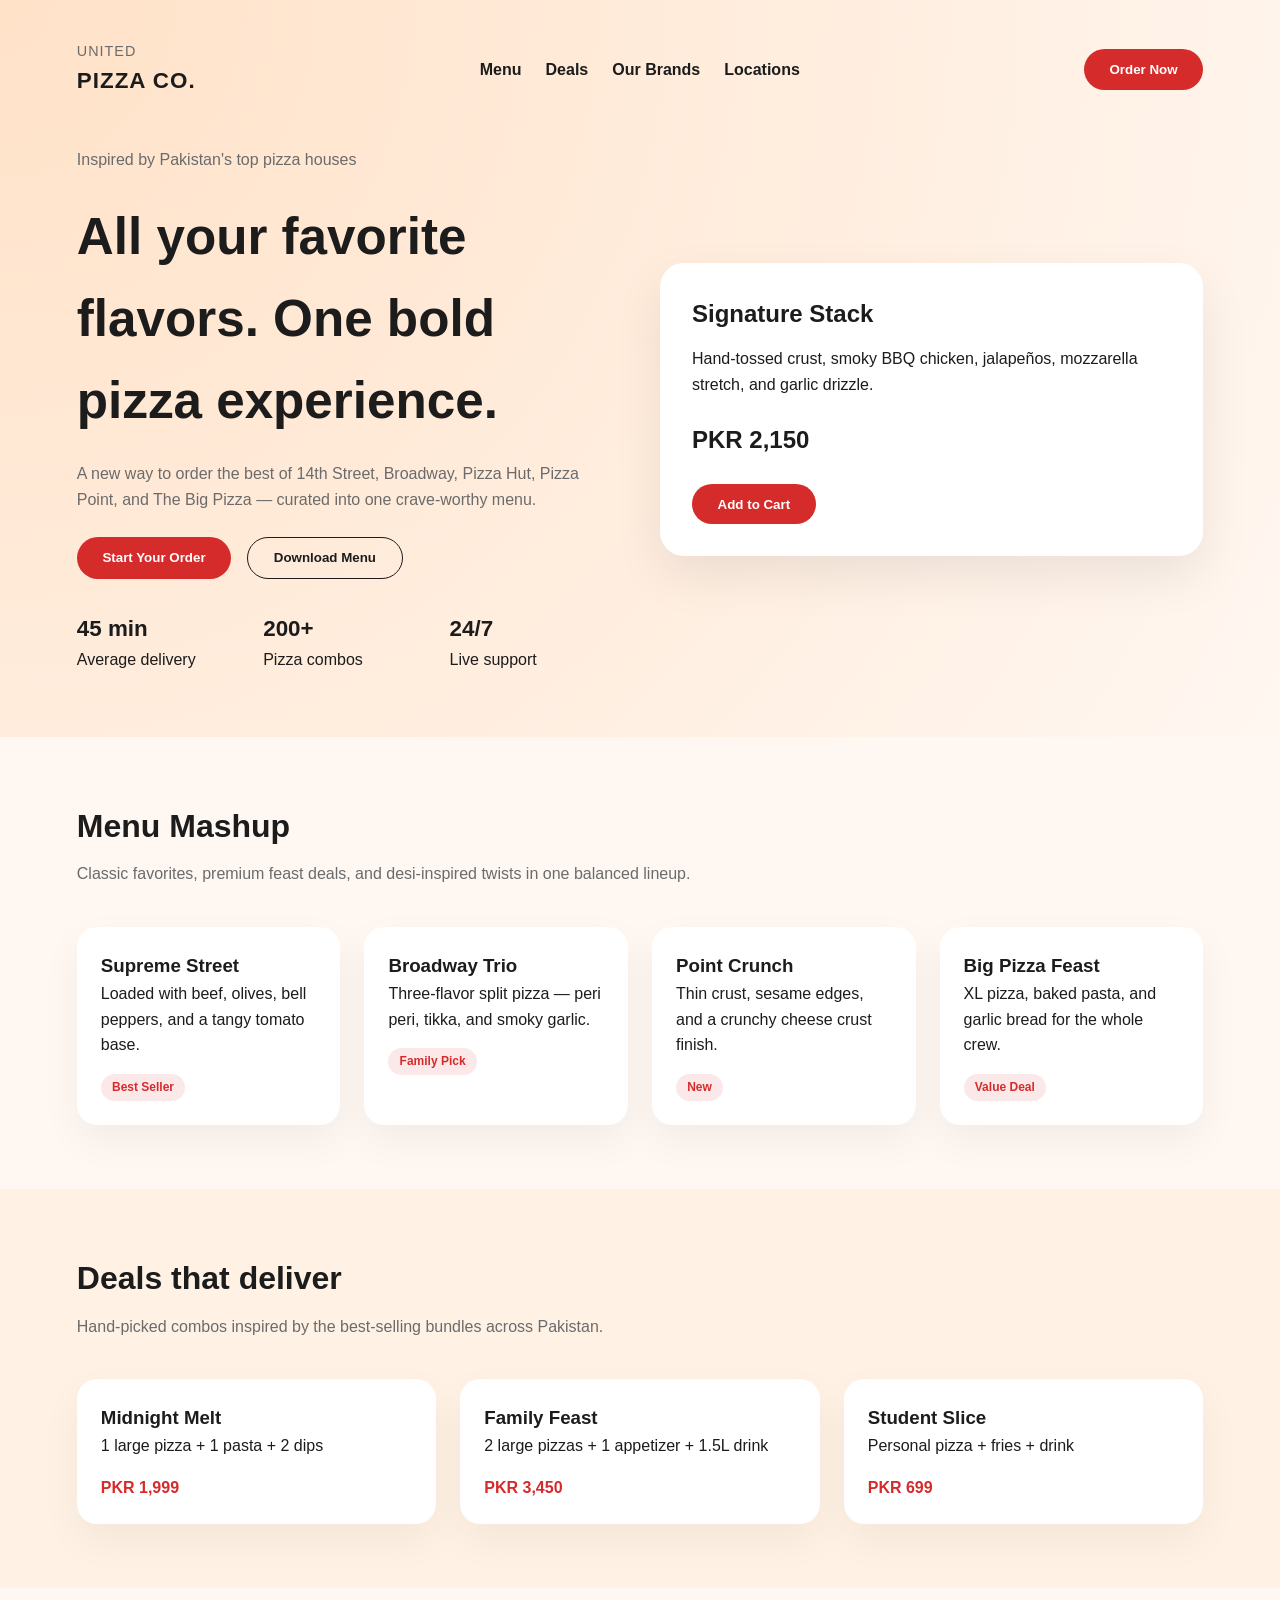
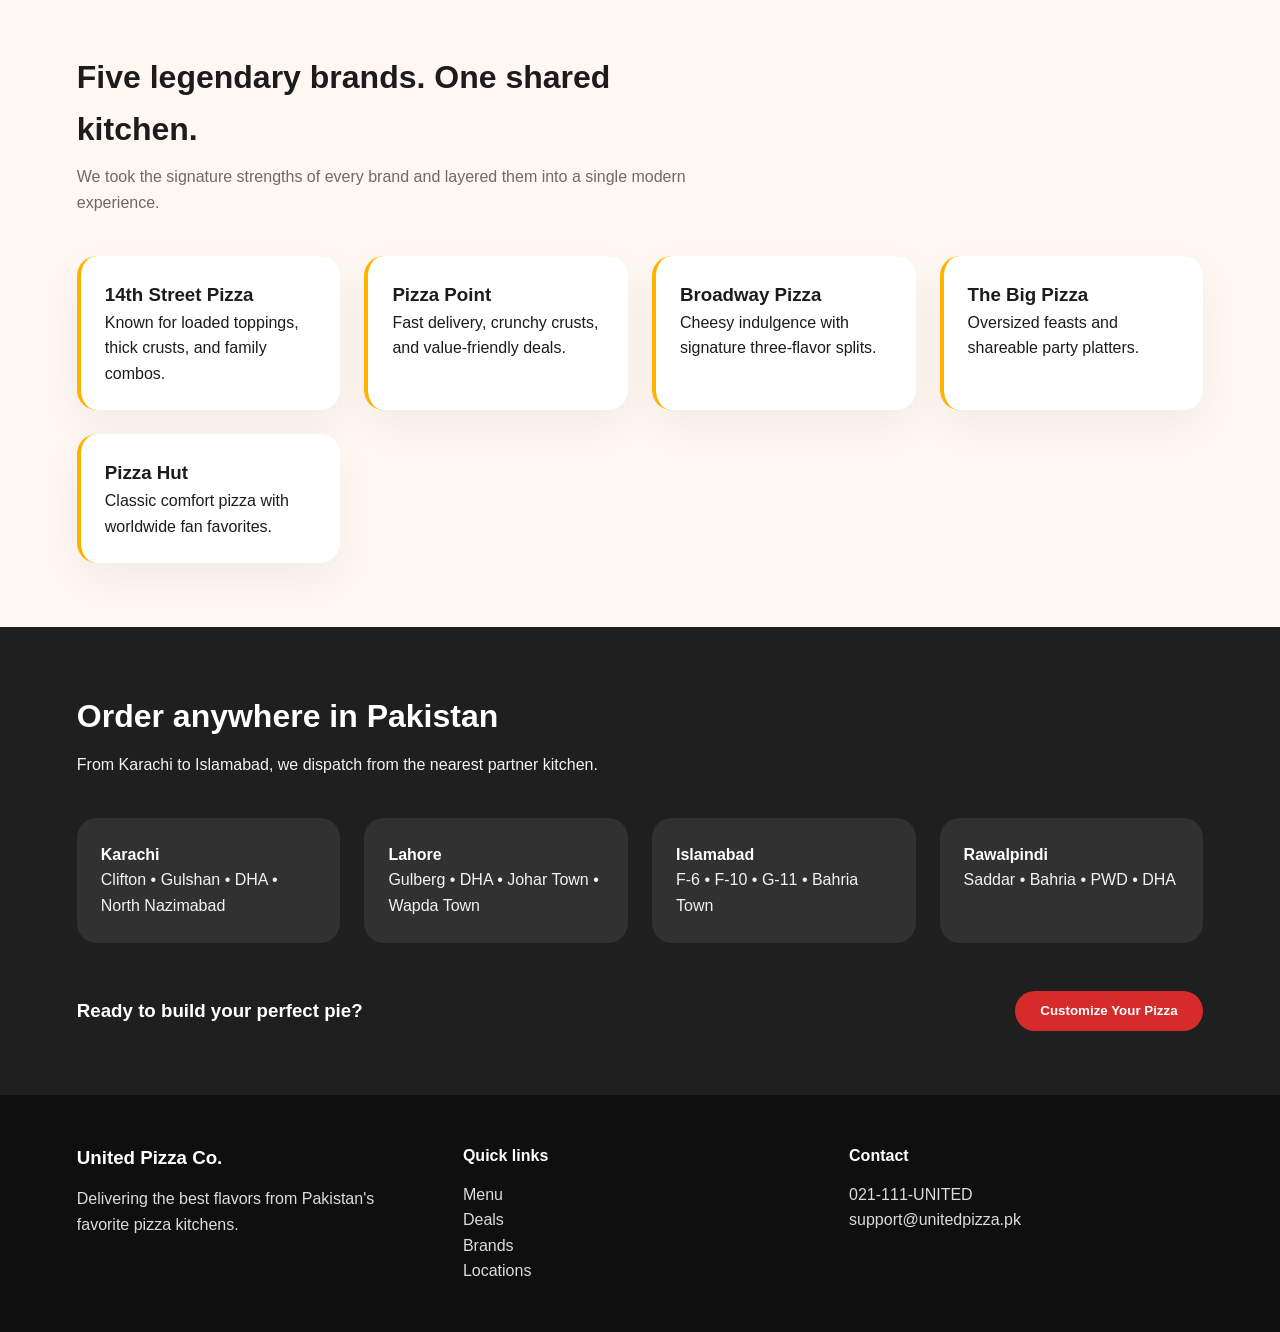
<file: index.html>
<!doctype html>
<html lang="en">
  <head>
    <meta charset="UTF-8" />
    <meta name="viewport" content="width=device-width, initial-scale=1.0" />
    <title>United Pizza Co. | Pakistan's Pizza Collective</title>
    <link rel="stylesheet" href="styles.css" />
  </head>
  <body>
    <header class="site-header">
      <nav class="nav">
        <div class="logo">
          <span>United</span>
          <strong>Pizza Co.</strong>
        </div>
        <ul class="nav-links">
          <li><a href="#menu">Menu</a></li>
          <li><a href="#deals">Deals</a></li>
          <li><a href="#brands">Our Brands</a></li>
          <li><a href="#locations">Locations</a></li>
        </ul>
        <button class="primary-btn">Order Now</button>
      </nav>
      <section class="hero">
        <div class="hero-text">
          <p class="eyebrow">Inspired by Pakistan's top pizza houses</p>
          <h1>All your favorite flavors. One bold pizza experience.</h1>
          <p>
            A new way to order the best of 14th Street, Broadway, Pizza Hut, Pizza Point, and The Big Pizza
            — curated into one crave-worthy menu.
          </p>
          <div class="hero-actions">
            <button class="primary-btn">Start Your Order</button>
            <button class="ghost-btn">Download Menu</button>
          </div>
          <div class="hero-stats">
            <div>
              <h3>45 min</h3>
              <span>Average delivery</span>
            </div>
            <div>
              <h3>200+</h3>
              <span>Pizza combos</span>
            </div>
            <div>
              <h3>24/7</h3>
              <span>Live support</span>
            </div>
          </div>
        </div>
        <div class="hero-card">
          <h2>Signature Stack</h2>
          <p>Hand-tossed crust, smoky BBQ chicken, jalapeños, mozzarella stretch, and garlic drizzle.</p>
          <div class="price">PKR 2,150</div>
          <button class="primary-btn">Add to Cart</button>
        </div>
      </section>
    </header>

    <main>
      <section id="menu" class="section">
        <div class="section-heading">
          <h2>Menu Mashup</h2>
          <p>Classic favorites, premium feast deals, and desi-inspired twists in one balanced lineup.</p>
        </div>
        <div class="menu-grid">
          <article>
            <h3>Supreme Street</h3>
            <p>Loaded with beef, olives, bell peppers, and a tangy tomato base.</p>
            <span class="tag">Best Seller</span>
          </article>
          <article>
            <h3>Broadway Trio</h3>
            <p>Three-flavor split pizza — peri peri, tikka, and smoky garlic.</p>
            <span class="tag">Family Pick</span>
          </article>
          <article>
            <h3>Point Crunch</h3>
            <p>Thin crust, sesame edges, and a crunchy cheese crust finish.</p>
            <span class="tag">New</span>
          </article>
          <article>
            <h3>Big Pizza Feast</h3>
            <p>XL pizza, baked pasta, and garlic bread for the whole crew.</p>
            <span class="tag">Value Deal</span>
          </article>
        </div>
      </section>

      <section id="deals" class="section highlight">
        <div class="section-heading">
          <h2>Deals that deliver</h2>
          <p>Hand-picked combos inspired by the best-selling bundles across Pakistan.</p>
        </div>
        <div class="deal-grid">
          <div class="deal-card">
            <h3>Midnight Melt</h3>
            <p>1 large pizza + 1 pasta + 2 dips</p>
            <span>PKR 1,999</span>
          </div>
          <div class="deal-card">
            <h3>Family Feast</h3>
            <p>2 large pizzas + 1 appetizer + 1.5L drink</p>
            <span>PKR 3,450</span>
          </div>
          <div class="deal-card">
            <h3>Student Slice</h3>
            <p>Personal pizza + fries + drink</p>
            <span>PKR 699</span>
          </div>
        </div>
      </section>

      <section id="brands" class="section">
        <div class="section-heading">
          <h2>Five legendary brands. One shared kitchen.</h2>
          <p>We took the signature strengths of every brand and layered them into a single modern experience.</p>
        </div>
        <div class="brand-grid">
          <div class="brand-card">
            <h3>14th Street Pizza</h3>
            <p>Known for loaded toppings, thick crusts, and family combos.</p>
          </div>
          <div class="brand-card">
            <h3>Pizza Point</h3>
            <p>Fast delivery, crunchy crusts, and value-friendly deals.</p>
          </div>
          <div class="brand-card">
            <h3>Broadway Pizza</h3>
            <p>Cheesy indulgence with signature three-flavor splits.</p>
          </div>
          <div class="brand-card">
            <h3>The Big Pizza</h3>
            <p>Oversized feasts and shareable party platters.</p>
          </div>
          <div class="brand-card">
            <h3>Pizza Hut</h3>
            <p>Classic comfort pizza with worldwide fan favorites.</p>
          </div>
        </div>
      </section>

      <section id="locations" class="section location">
        <div class="section-heading">
          <h2>Order anywhere in Pakistan</h2>
          <p>From Karachi to Islamabad, we dispatch from the nearest partner kitchen.</p>
        </div>
        <div class="location-grid">
          <div>
            <h4>Karachi</h4>
            <p>Clifton • Gulshan • DHA • North Nazimabad</p>
          </div>
          <div>
            <h4>Lahore</h4>
            <p>Gulberg • DHA • Johar Town • Wapda Town</p>
          </div>
          <div>
            <h4>Islamabad</h4>
            <p>F-6 • F-10 • G-11 • Bahria Town</p>
          </div>
          <div>
            <h4>Rawalpindi</h4>
            <p>Saddar • Bahria • PWD • DHA</p>
          </div>
        </div>
        <div class="cta">
          <h3>Ready to build your perfect pie?</h3>
          <button class="primary-btn">Customize Your Pizza</button>
        </div>
      </section>
    </main>

    <footer class="footer">
      <div>
        <h3>United Pizza Co.</h3>
        <p>Delivering the best flavors from Pakistan's favorite pizza kitchens.</p>
      </div>
      <div>
        <h4>Quick links</h4>
        <ul>
          <li><a href="#menu">Menu</a></li>
          <li><a href="#deals">Deals</a></li>
          <li><a href="#brands">Brands</a></li>
          <li><a href="#locations">Locations</a></li>
        </ul>
      </div>
      <div>
        <h4>Contact</h4>
        <p>021-111-UNITED</p>
        <p>support@unitedpizza.pk</p>
      </div>
    </footer>
  </body>
</html>
</file>
<file: styles.css>
:root {
  color-scheme: light;
  --bg: #fff7f1;
  --primary: #d62b2b;
  --dark: #1c1c1c;
  --muted: #6b6b6b;
  --card: #ffffff;
  --accent: #ffb200;
}

* {
  box-sizing: border-box;
  margin: 0;
  padding: 0;
  font-family: "Inter", sans-serif;
}

body {
  background: var(--bg);
  color: var(--dark);
  line-height: 1.6;
}

.site-header {
  padding: 2.5rem 6vw 4rem;
  background: radial-gradient(circle at top left, #ffe2c8, var(--bg));
}

.nav {
  display: flex;
  justify-content: space-between;
  align-items: center;
  flex-wrap: wrap;
  gap: 1.5rem;
  margin-bottom: 3rem;
}

.logo {
  display: flex;
  flex-direction: column;
  text-transform: uppercase;
  letter-spacing: 1px;
}

.logo span {
  font-size: 0.9rem;
  color: var(--muted);
}

.logo strong {
  font-size: 1.4rem;
}

.nav-links {
  list-style: none;
  display: flex;
  gap: 1.5rem;
  flex-wrap: wrap;
}

.nav-links a {
  text-decoration: none;
  color: var(--dark);
  font-weight: 600;
}

.primary-btn {
  background: var(--primary);
  color: #fff;
  border: none;
  padding: 0.8rem 1.6rem;
  border-radius: 999px;
  font-weight: 600;
  cursor: pointer;
}

.ghost-btn {
  background: transparent;
  color: var(--dark);
  border: 1px solid var(--dark);
  padding: 0.8rem 1.6rem;
  border-radius: 999px;
  font-weight: 600;
  cursor: pointer;
}

.hero {
  display: grid;
  grid-template-columns: repeat(auto-fit, minmax(280px, 1fr));
  gap: 2.5rem;
  align-items: center;
}

.hero-text h1 {
  font-size: clamp(2.2rem, 4vw, 3.5rem);
  margin: 0.7rem 0 1.2rem;
}

.hero-text p {
  color: var(--muted);
  margin-bottom: 1.5rem;
}

.hero-actions {
  display: flex;
  gap: 1rem;
  flex-wrap: wrap;
  margin-bottom: 2rem;
}

.hero-stats {
  display: grid;
  grid-template-columns: repeat(auto-fit, minmax(120px, 1fr));
  gap: 1rem;
}

.hero-stats h3 {
  font-size: 1.4rem;
}

.hero-card {
  background: var(--card);
  padding: 2rem;
  border-radius: 24px;
  box-shadow: 0 20px 50px rgba(0, 0, 0, 0.08);
}

.hero-card h2 {
  margin-bottom: 0.8rem;
}

.hero-card .price {
  font-size: 1.5rem;
  font-weight: 700;
  margin: 1.5rem 0;
}

.section {
  padding: 4rem 6vw;
}

.section-heading {
  max-width: 640px;
  margin-bottom: 2.5rem;
}

.section-heading h2 {
  font-size: 2rem;
  margin-bottom: 0.6rem;
}

.section-heading p {
  color: var(--muted);
}

.menu-grid,
.deal-grid,
.brand-grid,
.location-grid {
  display: grid;
  gap: 1.5rem;
  grid-template-columns: repeat(auto-fit, minmax(220px, 1fr));
}

.menu-grid article,
.deal-card,
.brand-card,
.location-grid div {
  background: var(--card);
  padding: 1.5rem;
  border-radius: 20px;
  box-shadow: 0 16px 40px rgba(0, 0, 0, 0.05);
}

.tag {
  display: inline-block;
  margin-top: 1rem;
  background: rgba(214, 43, 43, 0.1);
  color: var(--primary);
  font-weight: 600;
  padding: 0.25rem 0.7rem;
  border-radius: 999px;
  font-size: 0.75rem;
}

.highlight {
  background: #fff2e5;
}

.deal-card span {
  display: block;
  margin-top: 1rem;
  font-weight: 700;
  color: var(--primary);
}

.brand-card {
  border-left: 4px solid var(--accent);
}

.location {
  background: #1f1f1f;
  color: #fff;
}

.location .section-heading p,
.location-grid p {
  color: #f2f2f2;
}

.location-grid div {
  background: rgba(255, 255, 255, 0.08);
  box-shadow: none;
}

.cta {
  margin-top: 3rem;
  display: flex;
  justify-content: space-between;
  align-items: center;
  gap: 1.5rem;
  flex-wrap: wrap;
}

.footer {
  background: #0f0f0f;
  color: #dcdcdc;
  padding: 3rem 6vw;
  display: grid;
  grid-template-columns: repeat(auto-fit, minmax(200px, 1fr));
  gap: 2rem;
}

.footer h3,
.footer h4 {
  color: #fff;
  margin-bottom: 0.8rem;
}

.footer ul {
  list-style: none;
}

.footer a {
  text-decoration: none;
  color: inherit;
}

@media (max-width: 720px) {
  .nav {
    flex-direction: column;
    align-items: flex-start;
  }

  .hero-card {
    order: -1;
  }
}
</file>
